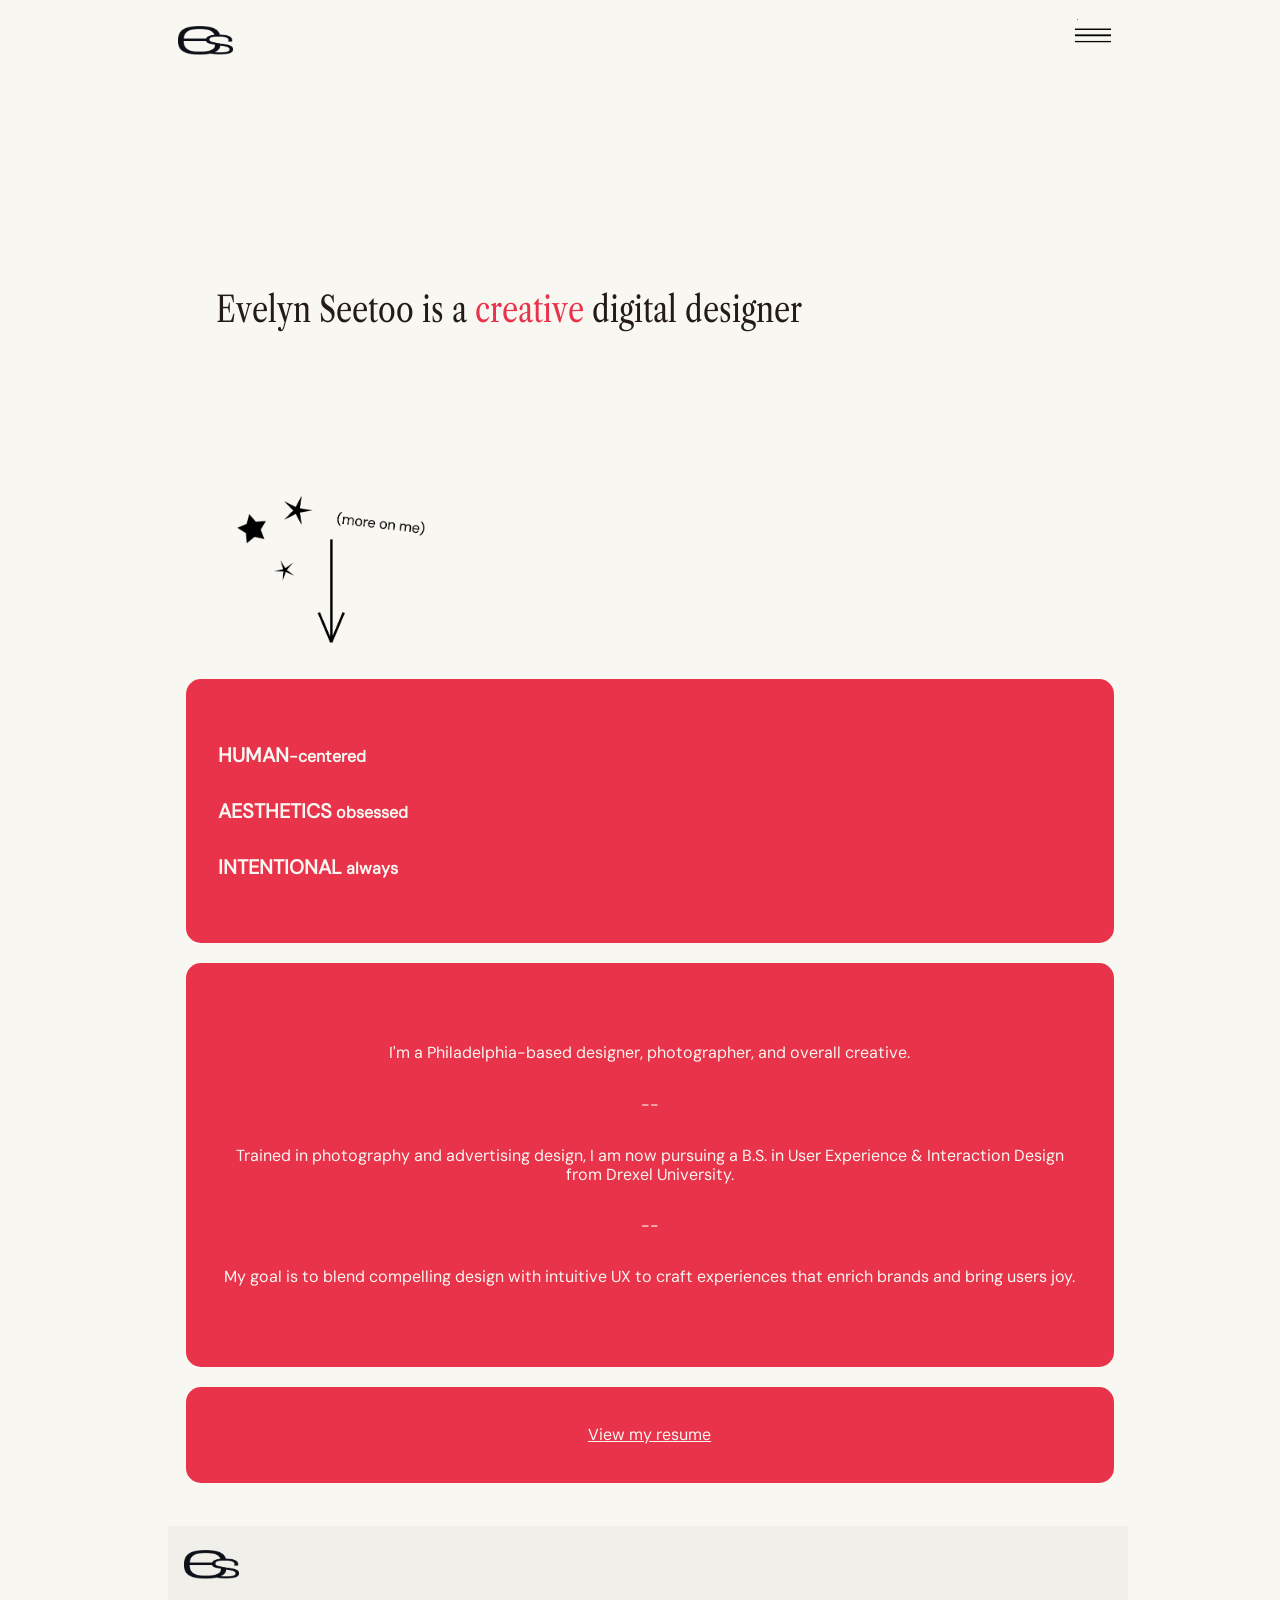
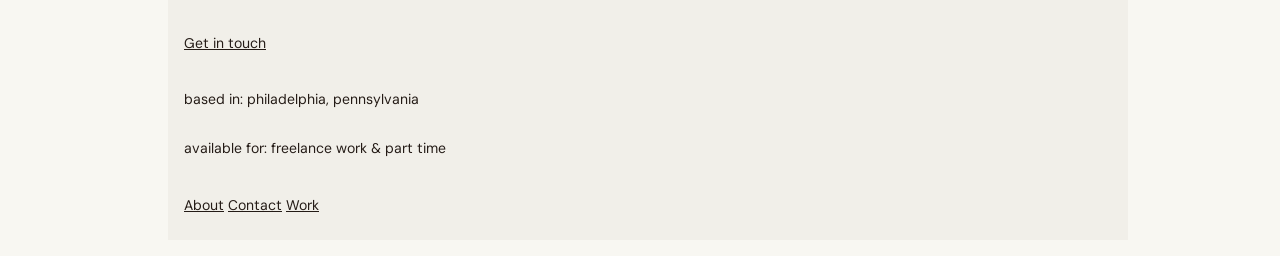
<file: index.html>
<!DOCTYPE html>
<html lang="en">
<head>
    <meta charset="UTF-8">
    <meta name="viewport" content="width=device-width, initial-scale=1.0">
    <title>Evelyn Seetoo</title>
    <link rel="stylesheet" href="styles.css">
</head>
<body>
    <header>
        <div id="logo">
            <a href="index.html">
                <img src="media/logo/ES_LOGO.png" alt="lowercase letters e and s" width="55" height="45">
            </a>
        </div>

        <div class="menu">
            <div class="menu-controls">
                <input type="checkbox" id="menu-state" class="visually-hidden"/>

                <label for="menu-state" class="menu-toggle">
                    <span class="visually-hidden"></span>
                    <span class="icon icon-open" aria-hidden="true">
                        <img src="media/GD/menu-icon-burger.png" width="40" height="48" alt="" />
                    </span>
                    <span class="icon icon-close" aria-hidden="true">
                        <img src="media/GD/menu-icon-x.png" width="48" height="48" alt="" />
                    </span>
                </label>
            </div>
        </div>

        <nav id="nav">
            <ul>
                <li><a href="about.html">About</a></li>
                <li><a href="work.html">Work</a></li>
            </ul>
        </nav>
    </header>
    <main>
        <div id = "intro">
            <h1 id="ES">Evelyn Seetoo is a <span id="creative">creative</span> digital designer</h1>
        </div>

        <div id = "arrow">
            <img src = "media/misc/more_arrow.png" alt = "downward arrow and text that reads more on me" width = "230" height = "150">
        </div>

        <div id = "more_on_me1">
            <p class ="about_adj"> <span class = "about_emphasis">HUMAN</span>-centered<p>
            <p class ="about_adj"> <span class = "about_emphasis">AESTHETICS</span> obsessed</p>
            <p class ="about_adj"> <span class = "about_emphasis">INTENTIONAL</span> always</p>
        </div>
        
        <div id = "more_on_me2">
            <div id = "more_text">
            <p>I'm a Philadelphia-based designer, photographer, and overall creative.</p>
            <p> -- </p>
            <p>Trained in photography and advertising design, I am now pursuing a B.S. in User Experience & Interaction Design from Drexel University.</p>
            <p> -- </p>
            <p>My goal is to blend compelling design with intuitive UX to craft experiences that enrich brands and bring users joy.</p>
            </div>
        </div>

        <div class = "red-box-link">
            <a id="resume-link" href="https://drive.google.com/file/d/1tbAzvRfdr1KROonHQZoAgHc42u5cNq7V/view?usp=sharing" target="_blank" rel="noopener noreferrer">View my resume</a>
        </div>
    </main> 
    <footer>
        <div>
            <a href="index.html">
                <img src = "media/logo/ES_LOGO.png" alt = "lowercase letters e and s" width = "55" height = "45">
                </a>
          <!-- Prompt answered by Google AI Overview: "html add email link"-->
        <p><a href="mailto:evieseetoo@gmail.com" target="_blank" rel="noopener noreferrer">Get in touch</a>
        <p>based in: philadelphia, pennsylvania</p>
        <p>available for: freelance work & part time</p>
        <a href="about.html">About</a>
        <a href="contact.html">Contact</a>
        <a href="work.html">Work</a>
        </div> 
    </footer>   
</body>
</html>
</file>
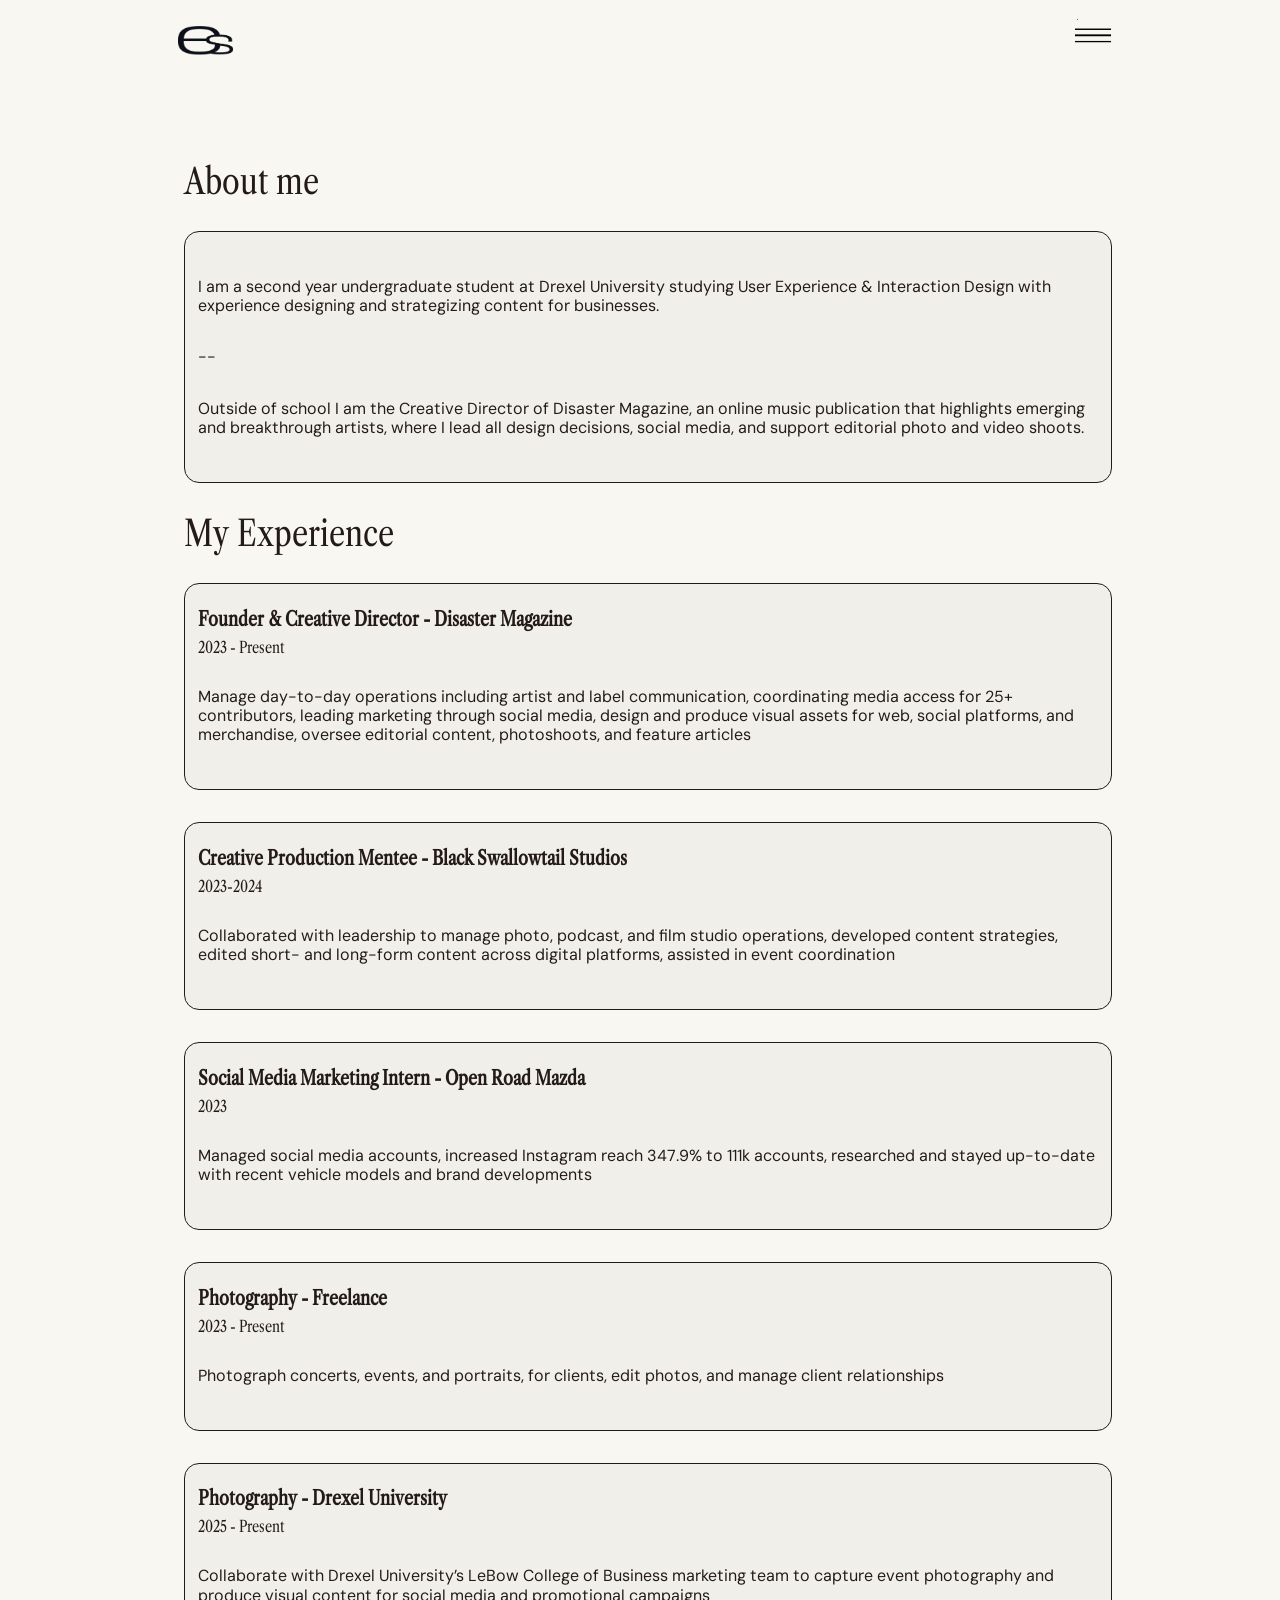
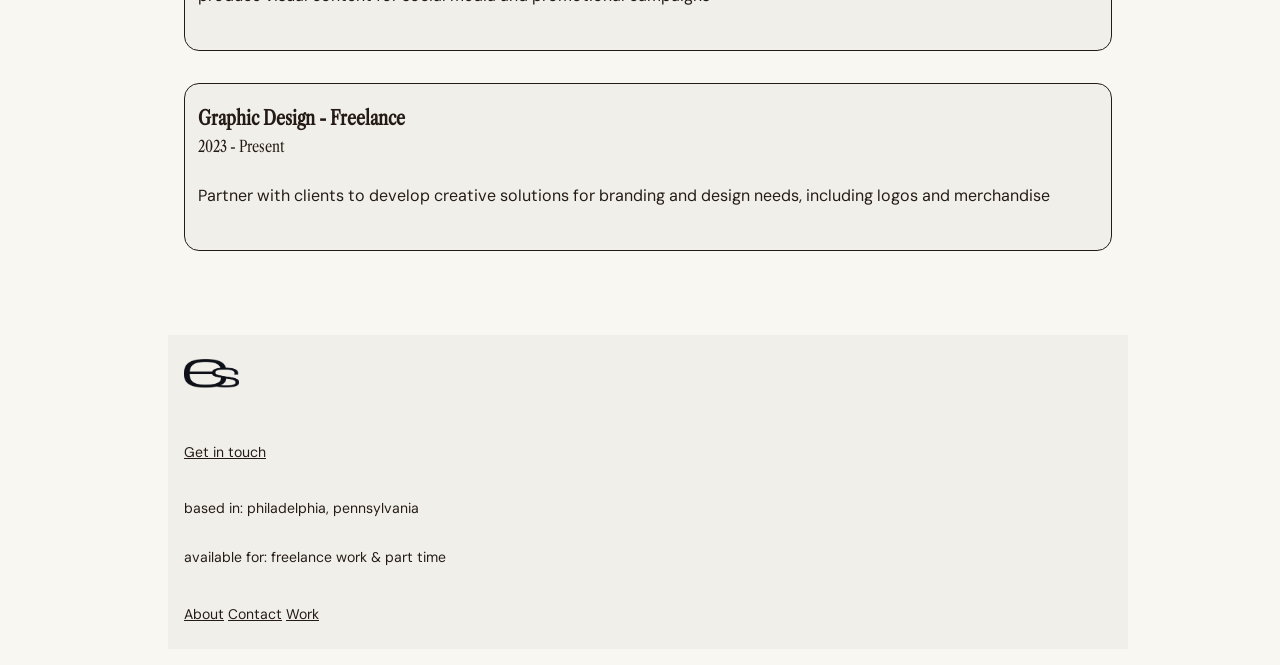
<file: about.html>
<!DOCTYPE html>
<html lang="en">
<head>
    <meta charset="UTF-8">
    <meta name="viewport" content="width=device-width, initial-scale=1.0">
    <title>Evelyn Seetoo - About</title>
    <link rel="stylesheet" href="styles.css">
</head>
<body>
    <header>
        <div id="logo">
            <a href="index.html">
                <img src="media/logo/ES_LOGO.png" alt="lowercase letters e and s" width="55" height="45">
            </a>
        </div>

        <div class="menu">
            <div class="menu-controls">
                <input type="checkbox" id="menu-state" class="visually-hidden"/>

                <label for="menu-state" class="menu-toggle">
                    <span class="visually-hidden"></span>
                    <span class="icon icon-open" aria-hidden="true">
                        <img src="media/GD/menu-icon-burger.png" width="40" height="48" alt="" />
                    </span>
                    <span class="icon icon-close" aria-hidden="true">
                        <img src="media/GD/menu-icon-x.png" width="48" height="48" alt="" />
                    </span>
                </label>
            </div>
        </div>

        <nav id="nav">
            <ul>
                <li><a href="about.html">About</a></li>
                <li><a href="work.html">Work</a></li>
            </ul>
        </nav>
    </header>
    <main id = "about">
        <div id = "about-me">  
            <h1>About me</h1>
            <div class = "experience_description" >
                <p>I am a second year undergraduate student at Drexel University studying User Experience & Interaction Design with experience designing and strategizing content for businesses. </p>
                <p>--</p>
                <p>Outside of school I am the Creative Director of Disaster Magazine, an online music publication that highlights emerging and breakthrough artists, where I lead all design decisions, social media, and support editorial photo and video shoots. </p>
            </div>
        </div>
        
        <div id = "experience">
            <h1>My Experience</h1>
            <div class = "experience_description" >
                <h3>Founder & Creative Director - Disaster Magazine</h3>
                <h4>2023 - Present</h4>
                    <p>Manage day-to-day operations including artist and label communication, coordinating media access for 25+ contributors, leading marketing through social media, design and produce visual assets for web, social platforms, and merchandise, oversee editorial content, photoshoots, and feature articles</p>
            </div>
            <div class = "experience_description" >
                <h3>Creative Production Mentee - Black Swallowtail Studios</h3>
                <h4>2023-2024</h4>
                    <p>Collaborated with leadership to manage photo, podcast, and film studio operations, developed content strategies, edited short- and long-form content across digital platforms, assisted in event coordination</p>
            </div>
            <div class = "experience_description" >
                <h3>Social Media Marketing Intern - Open Road Mazda</h3>
                <h4>2023</h4>
                    <p>Managed social media accounts, increased Instagram reach 347.9% to 111k accounts, researched and stayed up-to-date with recent vehicle models and brand developments </p>
            </div>
            <div class = "experience_description" >
                <h3>Photography - Freelance </h3>
                <h4>2023 - Present</h4>
                    <p>Photograph concerts, events, and portraits, for clients, edit photos, and manage client relationships</p>
            </div>
            <div class = "experience_description" >
                <h3>Photography - Drexel University</h3>
                <h4>2025 - Present</h4>
                    <p>Collaborate with Drexel University’s LeBow College of Business marketing team to capture event photography and produce visual content for social media and promotional campaigns</p>
            </div>
            <div class = "experience_description" >
                <h3>Graphic Design - Freelance</h3>
                <h4>2023 - Present</h4>
                    <p>Partner with clients to develop creative solutions for branding and design needs, including logos and merchandise</p>
            </div>
        </div>
    </main> 
     <footer>
        <div>
            <a href="index.html">
                <img src = "media/logo/ES_LOGO.png" alt = "lowercase letters e and s" width = "55" height = "45">
                </a>
          <!-- Prompt answered by Google AI Overview: "html add email link"-->
        <p><a href="mailto:evieseetoo@gmail.com" target="_blank" rel="noopener noreferrer">Get in touch</a>
        <p>based in: philadelphia, pennsylvania</p>
        <p>available for: freelance work & part time</p>
        <a href="about.html">About</a>
        <a href="contact.html">Contact</a>
        <a href="work.html">Work</a>
        </div> 
    </footer>     
</body>
</html>
</file>
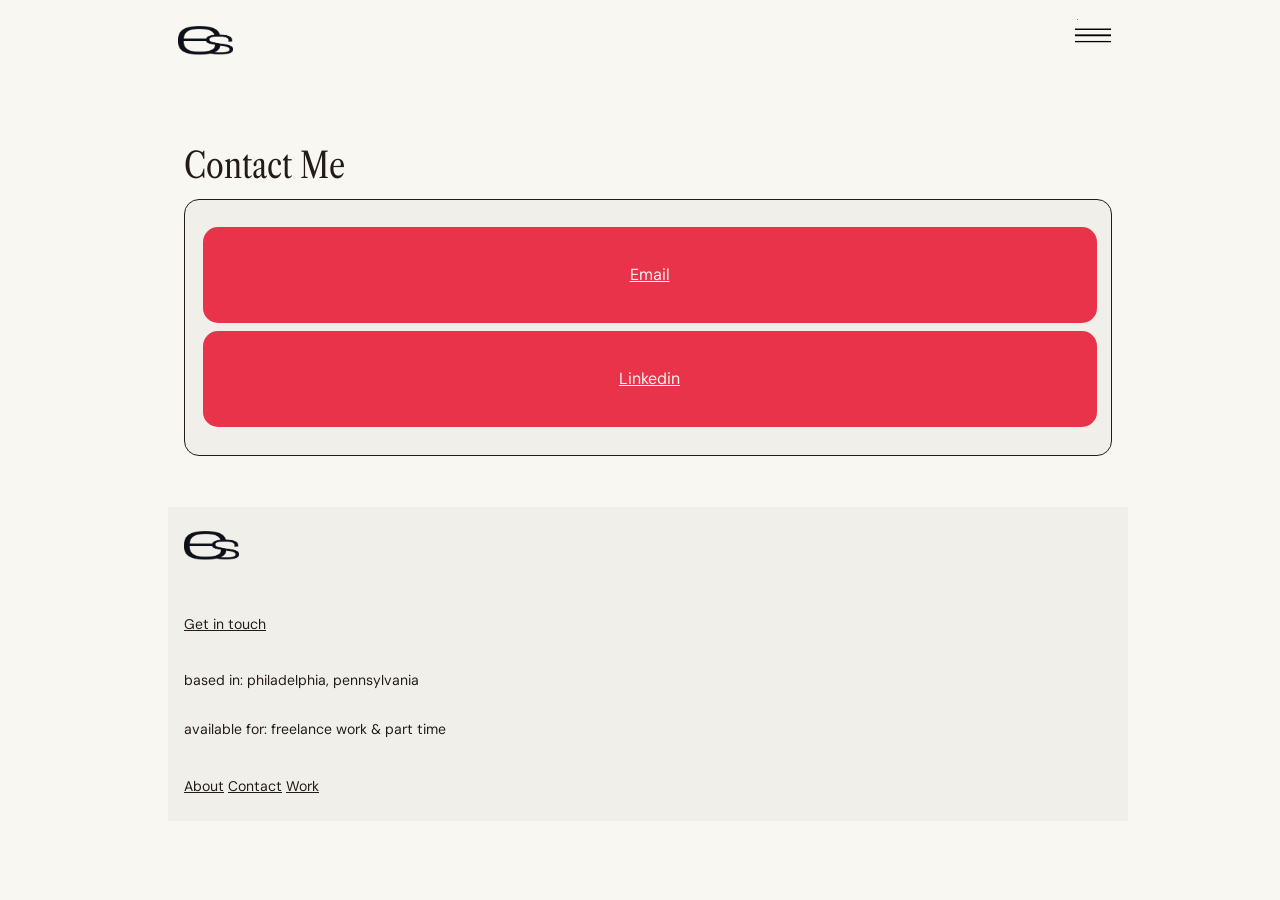
<file: contact.html>
<!DOCTYPE html>
<html lang="en">
<head>
    <meta charset="UTF-8">
    <meta name="viewport" content="width=device-width, initial-scale=1.0">
    <title>Evelyn Seetoo - Contact</title>
    <link rel="stylesheet" href="styles.css">
</head>
<body id="contact">
    <header>
        <div id="logo">
            <a href="index.html">
                <img src="media/logo/ES_LOGO.png" alt="lowercase letters e and s" width="55" height="45">
            </a>
        </div>

        <div class="menu">
            <div class="menu-controls">
                <input type="checkbox" id="menu-state" class="visually-hidden"/>

                <label for="menu-state" class="menu-toggle">
                    <span class="visually-hidden"></span>
                    <span class="icon icon-open" aria-hidden="true">
                        <img src="media/GD/menu-icon-burger.png" width="40" height="48" alt="" />
                    </span>
                    <span class="icon icon-close" aria-hidden="true">
                        <img src="media/GD/menu-icon-x.png" width="48" height="48" alt="" />
                    </span>
                </label>
            </div>
        </div>

        <nav id="nav">
            <ul>
                <li><a href="about.html">About</a></li>
                <li><a href="work.html">Work</a></li>
            </ul>
        </nav>
    </header>
    <main> 
        <h1>Contact Me</h1>
        <div id = "contact-me"> 
        <div class = "red-box-link">
            <a href="mailto:evieseetoo@gmail.com" target="_blank" rel="noopener noreferrer">Email</a></div>
        <div class = "red-box-link">
            <a href="https://www.linkedin.com/in/evelyn-seetoo?utm_source=share_via&utm_content=profile&utm_medium=member_ios" target="_blank" rel="noopener noreferrer">Linkedin</a></div>
        </div>
    </main> 
   <footer>
        <div>
            <a href="index.html">
                <img src = "media/logo/ES_LOGO.png" alt = "lowercase letters e and s" width = "55" height = "45">
                </a>
          <!-- Prompt answered by Google AI Overview: "html add email link"-->
        <p><a href="mailto:evieseetoo@gmail.com" target="_blank" rel="noopener noreferrer">Get in touch</a>
        <p>based in: philadelphia, pennsylvania</p>
        <p>available for: freelance work & part time</p>
        <a href="about.html">About</a>
        <a href="contact.html">Contact</a>
        <a href="work.html">Work</a>
        </div> 
    </footer>     
</body>
</html>
</file>
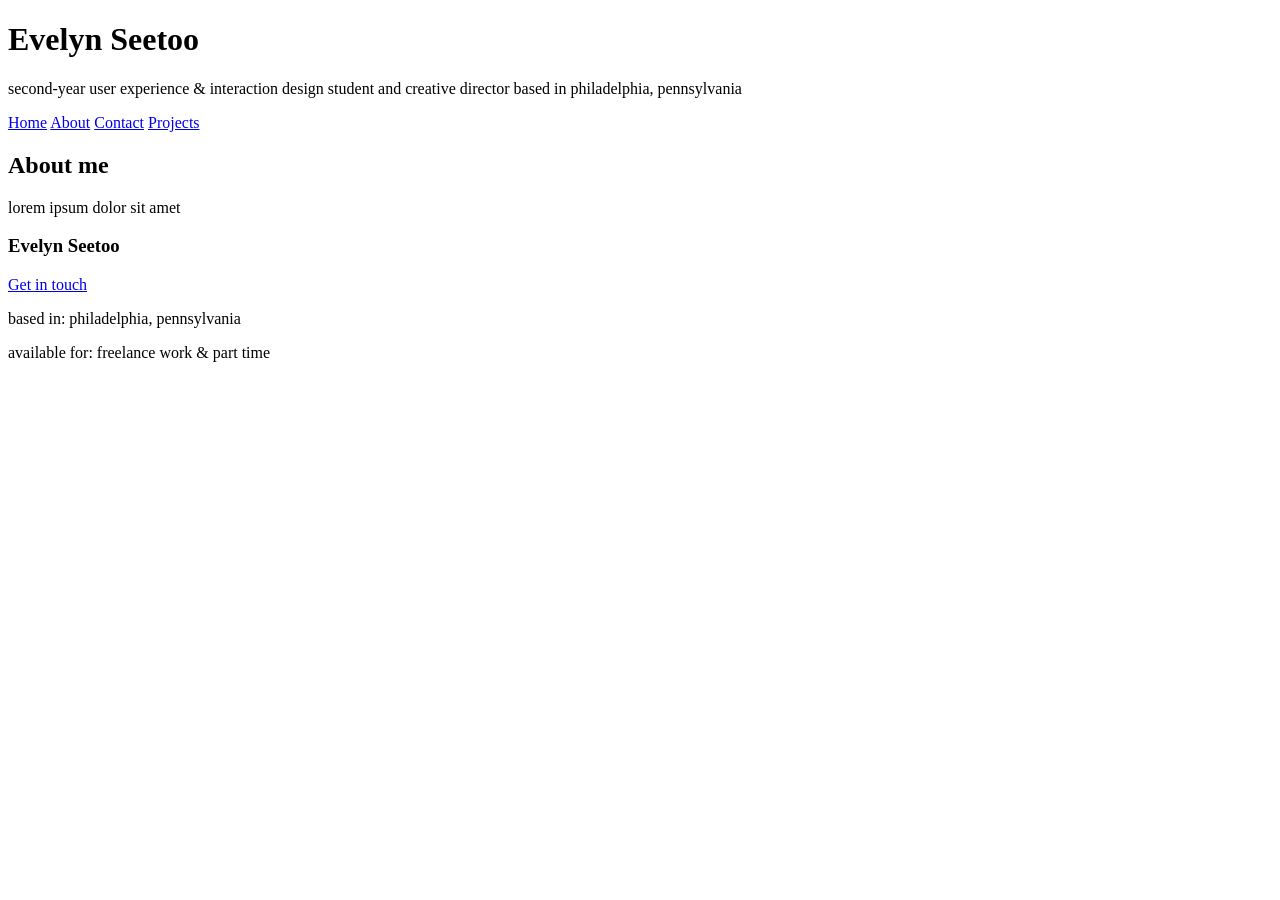
<file: PortfolioHomeindex.html>
<!DOCTYPE html>
<html lang="en">
<head>
    <meta charset="UTF-8">
    <meta name="viewport" content="width=device-width, initial-scale=1.0">
    <title>Evelyn Seetoo</title>
</head>
<body>
    <header>
        <h1>Evelyn Seetoo</h1>
        <p>second-year user experience & interaction design student and creative director based in philadelphia, pennsylvania</p>
    </header>
    <nav>
        <a href="index.html">Home</a>
        <a href="about.html">About</a>
        <a href="contact.html">Contact</a>
        <a href="projects.html">Projects</a>
    </nav>
    <main>
        <h2>About me</h2>
        <p>lorem ipsum dolor sit amet</p>
    </main> 
    <footer>
        <div>
        <h3>Evelyn Seetoo</h3>
          <!-- Prompt answered by Google AI Overview: "html add email link"-->
        <p><a href="mailto:evieseetoo@gmail.com">Get in touch</a>
        <p>based in: philadelphia, pennsylvania</p>
        <p>available for: freelance work & part time</p>
        </div> 
    </footer>   
</body>
</html>
</file>
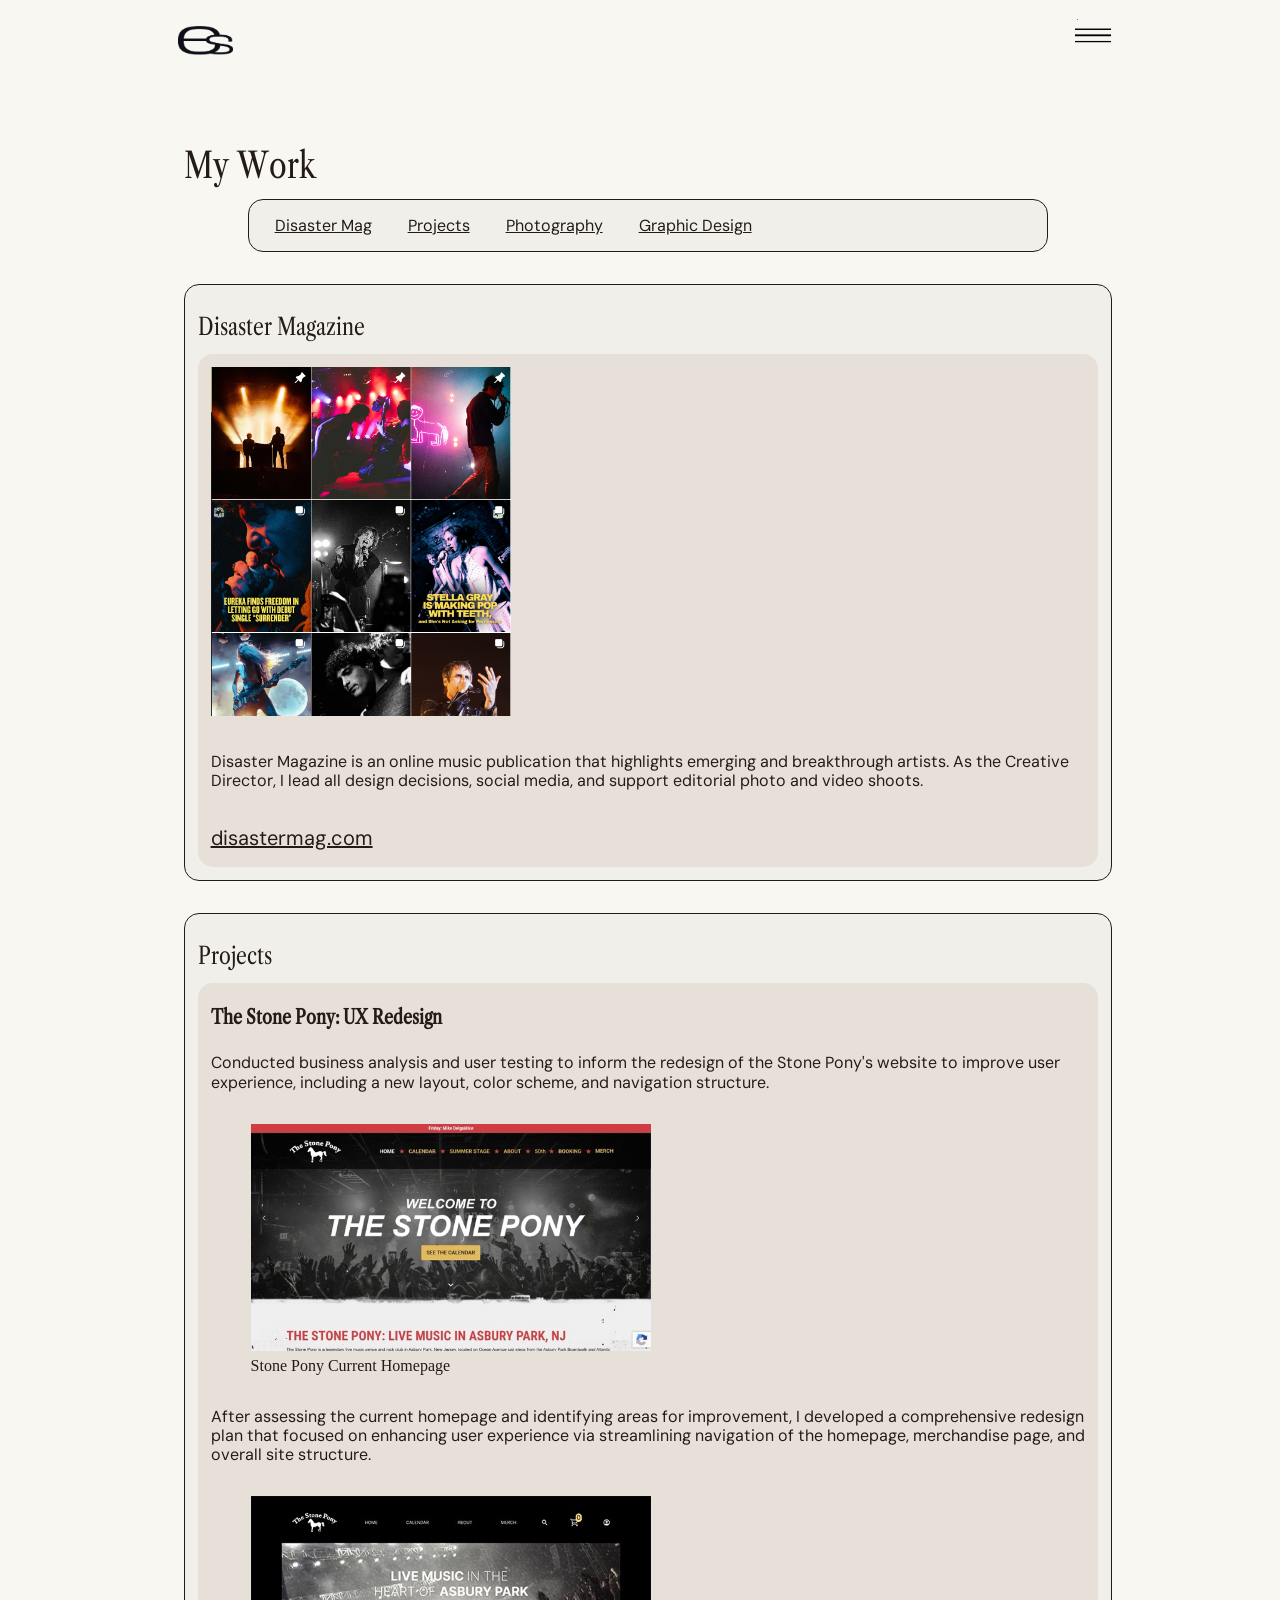
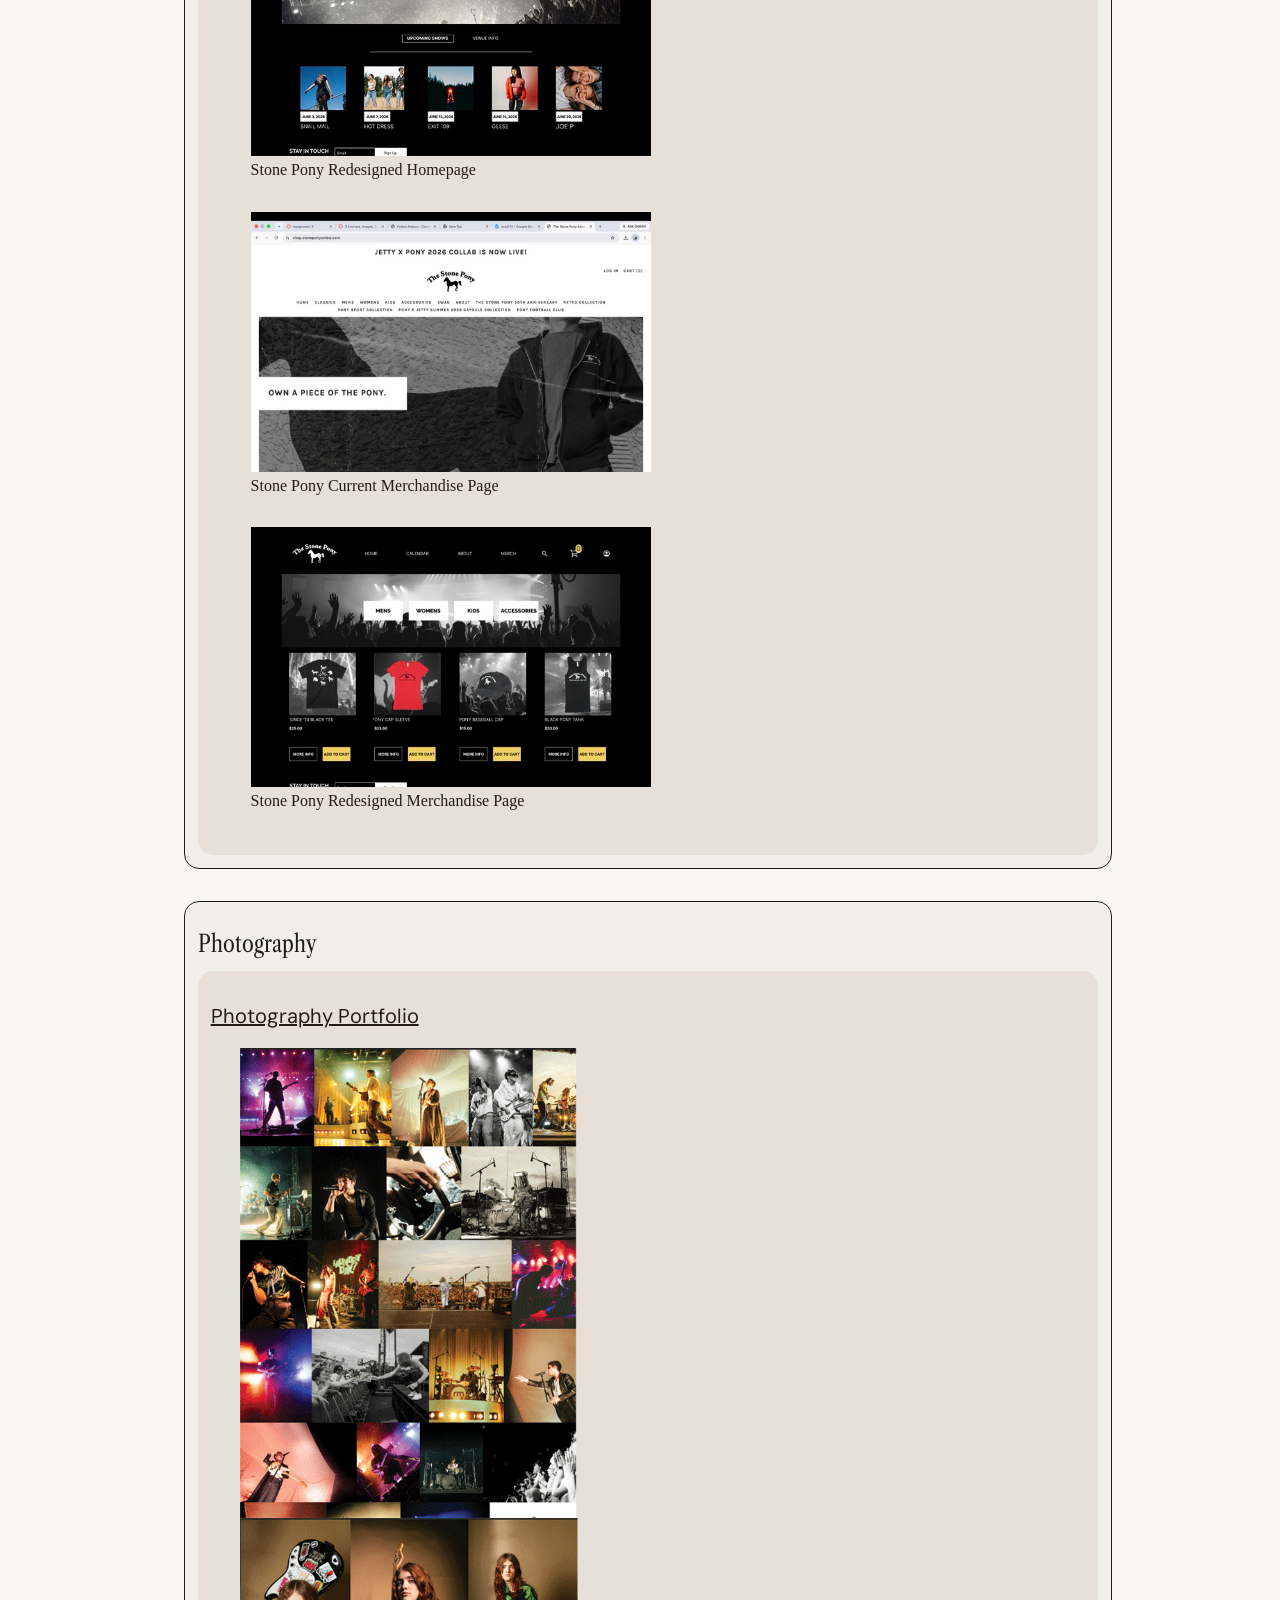
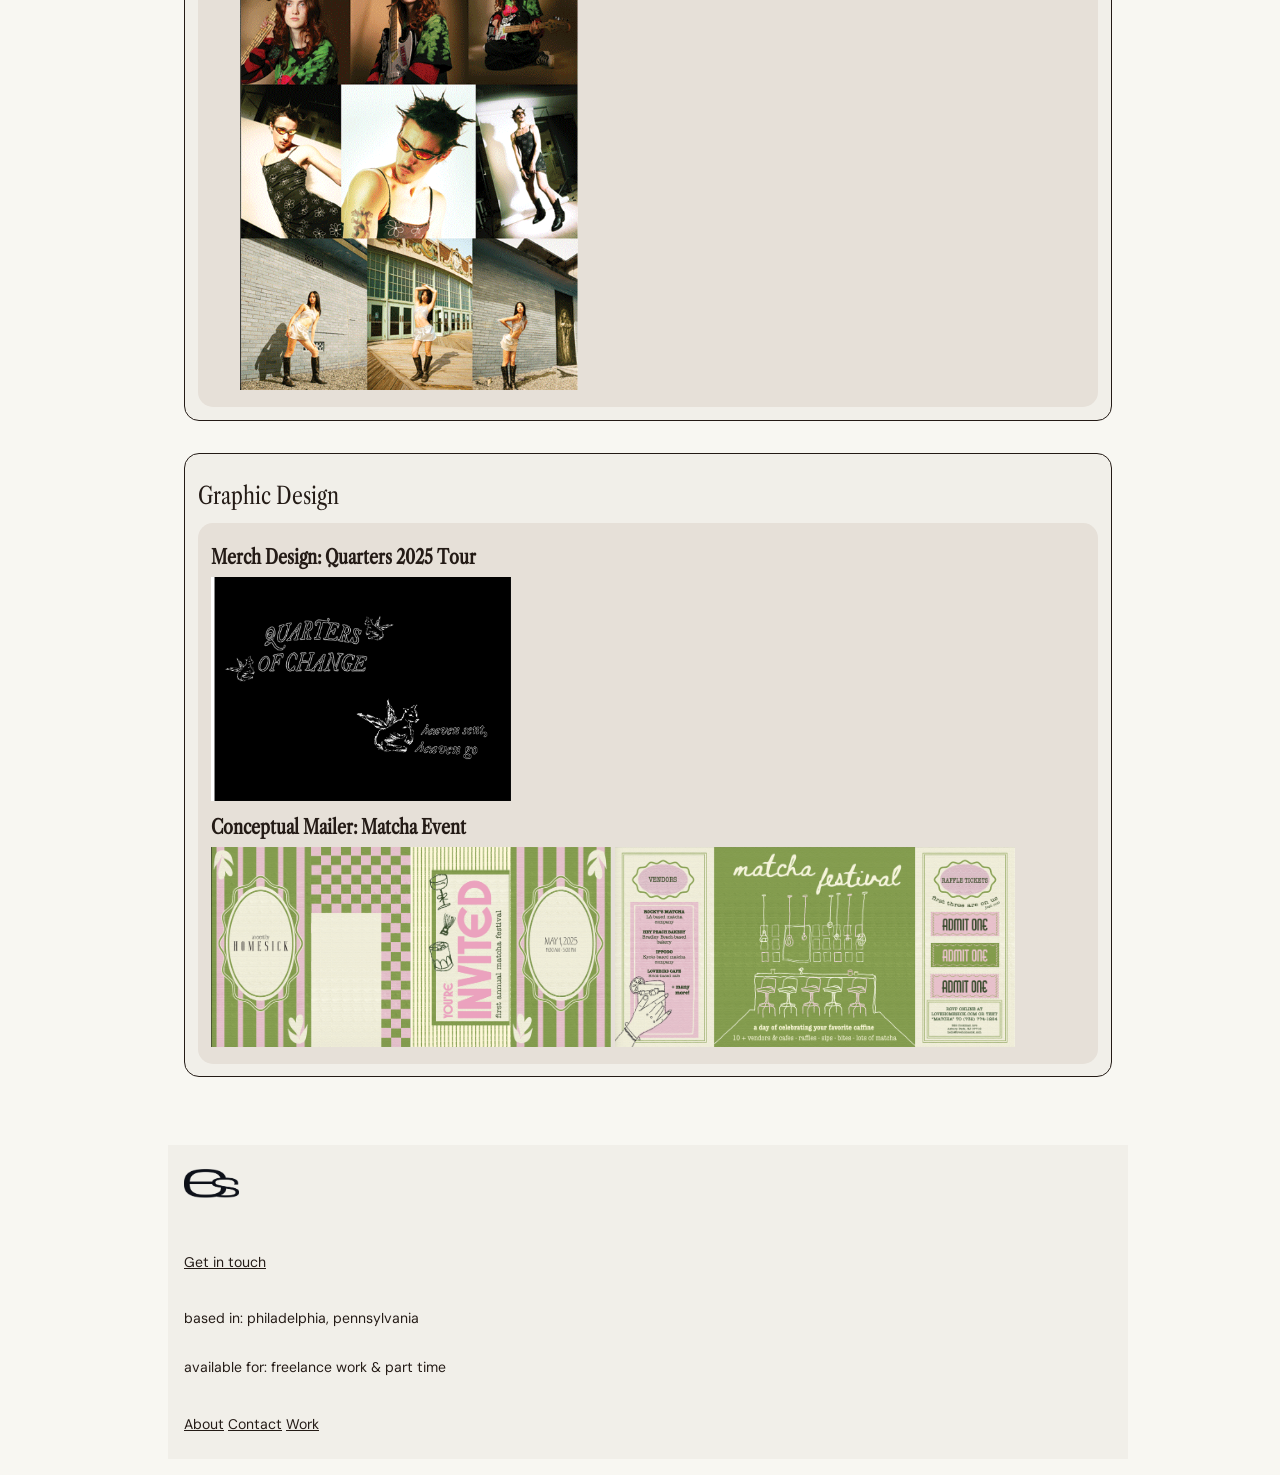
<file: work.html>
<!DOCTYPE html>
<html lang="en">
<head>
    <meta charset="UTF-8">
    <meta name="viewport" content="width=device-width, initial-scale=1.0">
    <title>Evelyn Seetoo - Contact</title>
    <link rel="stylesheet" href="styles.css">
</head>
<body>
    <header>
        <div id="logo">
            <a href="index.html">
                <img src="media/logo/ES_LOGO.png" alt="lowercase letters e and s" width="55" height="45">
            </a>
        </div>

        <div class="menu">
            <div class="menu-controls">
                <input type="checkbox" id="menu-state" class="visually-hidden"/>

                <label for="menu-state" class="menu-toggle">
                    <span class="visually-hidden"></span>
                    <span class="icon icon-open" aria-hidden="true">
                        <img src="media/GD/menu-icon-burger.png" width="40" height="48" alt="" />
                    </span>
                    <span class="icon icon-close" aria-hidden="true">
                        <img src="media/GD/menu-icon-x.png" width="48" height="48" alt="" />
                    </span>
                </label>
            </div>
        </div>

        <nav id="nav">
            <ul>
                <li><a href="about.html">About</a></li>
                <li><a href="work.html">Work</a></li>
            </ul>
        </nav>
    </header>
    <main>  
            <h1>My Work</h1>
            <div id="about-sections"> 
            <a href="#magazine">Disaster Mag</a>
            <a href="#projects">Projects</a>
            <a href="#photography">Photography</a>
            <a href="#graphic-design">Graphic Design</a>
        </div>
        
        <div class = "experience_description" >
        <h2>Disaster Magazine</h2>
        <div class = "exp-shadow">
            <img src = "media/misc/disaster_ig.png" alt = "concert photos and artist feature article thumbnails" width = "300" height = "300">
            <p >Disaster Magazine is an online music publication that highlights emerging and breakthrough artists. As the Creative Director, I lead all design decisions, social media, and support editorial photo and video shoots.</p>
            <a id="magazine-description" href="https://disastermag.com/" target="_blank" rel="noopener noreferrer">disastermag.com</a>
            </div>
            </div>
        </div>
        
        <div id = "projects">
        <div class = "experience_description" >
        <h2>Projects</h2>
        <div class = "exp-shadow">
        <h3>The Stone Pony: UX Redesign</h3>
        <p>Conducted business analysis and user testing to inform the redesign of the Stone Pony's website to improve user experience, including a new layout, color scheme, and navigation structure.</p>
        <figure>
             <img src = "media/sponyProj/SponyHome.jpeg" 
            alt = "Stone Pony Homepage" 
            width = "400" height = "300">
            <figcaption class="project-caption">Stone Pony Current Homepage</figcaption>
        </figure>
        <p> After assessing the current homepage and identifying areas for improvement, I developed a comprehensive redesign plan that focused on enhancing user experience via streamlining navigation of the homepage, merchandise page, and overall site structure.</p>
        <figure>
             <img src = "media/sponyProj/SponyHomeNew.jpeg" 
            alt = "Stone Pony Homepage Redesign" 
            width = "400" height = "300">
            <figcaption class="project-caption">Stone Pony Redesigned Homepage</figcaption>
        </figure>
        <figure>
             <img src = "media/sponyProj/SponyMerch.jpeg" 
            alt = "Stone Pony Merchandise" 
            width = "400" height = "300">
            <figcaption class="project-caption">Stone Pony Current Merchandise Page</figcaption>
        </figure>
        <figure>
             <img src = "media/sponyProj/SponyMerchNew.jpeg" 
            alt = "Stone Pony Merchandise Redesign" 
            width = "400" height = "300">
            <figcaption class="project-caption">Stone Pony Redesigned Merchandise Page</figcaption>
        </figure>
        </div>
       </div>
        </div>
        
        <div id = "photography">
        <div class = "experience_description" >
            <h2>Photography</h2>
            <div class = "exp-shadow">
            <h3><a href="https://evelynseetoo.myportfolio.com/" target="_blank" rel="noopener noreferrer">Photography Portfolio</a></h3>
            <img src = "media/photog/photo-portfolio.png" alt = "grid of concert and portrait photography" width = "400" height = "1000">
        </div>
        </div>
        </div>
        
        <div id = "graphic-design">
        <div class = "experience_description" >
            <h2>Graphic Design</h2>
            <div class = "exp-shadow">
            <h3>Merch Design: Quarters 2025 Tour</h3>
            <img src = "media/GD/QOC_merch.jpg" alt = "flying lambs with band name and lyric" width = "300" height = "280">
            <h3>Conceptual Mailer: Matcha Event</h3>
            <img src = "media/GD/homesickFrnt.png" alt = "front of matcha event mailer with green, pink, and white design" width = "400" height = "230">
            <img src = "media/GD/homesickBack.png" alt = "back of matcha event mailer with green, pink, and white design" width = "400" height = "230">
        </div>
        </div>
        </div>
    </main> 
     <footer>
        <div>
            <a href="index.html">
                <img src = "media/logo/ES_LOGO.png" alt = "lowercase letters e and s" width = "55" height = "45">
                </a>
          <!-- Prompt answered by Google AI Overview: "html add email link"-->
        <p><a href="mailto:evieseetoo@gmail.com" target="_blank" rel="noopener noreferrer">Get in touch</a>
        <p>based in: philadelphia, pennsylvania</p>
        <p>available for: freelance work & part time</p>
        <a href="about.html">About</a>
        <a href="contact.html">Contact</a>
        <a href="work.html">Work</a>
        </div> 
    </footer>    
</body>
</html>
</file>
<file: styles.css>
:root{
    --background-beige: #F8F7F2;
    --footer-beige: #F1EFE9;
    --beige3: #E6E0D8;
    --dark-text: #241B16;
    --light-text: #ccc;
    --accent-red: #E8334A;
    --accent-blue: #0057E1;

    --font-size-small: 0.875rem; 
    --font-size-base: 1rem;
    --font-size-large: 1.25rem; 
    --font-size-h2: 1.5rem; 
    --font-size-heading: 2.25rem; 

    --space-base: 1rem;
}

* {
    box-sizing: border-box;
}




@font-face {
    font-family: 'Xmind-Italic';
    src: url('fonts/Xmind-Italic.woff2') format('woff2');
    font-weight: normal;
    font-style: italic;
    font-display: swap;
}

@font-face {
    font-family: 'Xmind';
    src: url('fonts/Xmind-Regular.woff2') format('woff2');
    font-weight: normal;
    font-style: normal;
    font-display: swap;
}

@font-face {
    font-family: 'Belgrano';
    src: url('fonts/Belgrano-Regular.woff2') format('woff2');
    font-weight: normal;
    font-style: normal;
    font-display: swap;
}

@font-face {
    font-family: 'DM Sans Italic';
    src: url('fonts/DMSans-9ptItalic.woff2') format('woff2');
    font-weight: normal;
    font-style: italic;
    font-display: swap;

}   @font-face {
    font-family: 'DM Sans';
    src: url('fonts/DMSans-9ptRegular.woff2') format('woff2');
    font-weight: normal;
    font-style: normal;
    font-display: swap;
}

@font-face {
    font-family: 'Libre Italic';
    src: url('fonts/LibreCaslonCondensed-Italic.woff2') format('woff2');
    font-weight: normal;
    font-style: italic;
    font-display: swap;
}

@font-face {
    font-family: 'Libre';
    src: url('fonts/LibreCaslonCondensed-Regular.woff2') format('woff2');
    font-weight: normal;
    font-style: normal;
    font-display: swap;
}




body {
    background: var(--background-beige);
    color: var(--dark-text);
    width: 100%;
}   

body a {
    color: var(--dark-text);
}

body a:hover {
    color: var(--accent-blue);
}

#contact-me {
    margin-block: var(--space-base);
    margin-inline: auto;
    padding: 1.2rem 1rem;
    line-height: 1.3;
    background: var(--footer-beige);
    border: var(--dark-text) 1px solid;
    border-radius: 15px;
}

#contact-me a{
    font-size: var(--font-size-base);
}

header {
    background: var(--background-beige);
    color: var(--dark-text);
    
    padding: 1rem 1rem;
    margin-block: var(--space-base);
    margin-inline: auto;
    padding: 2.5rem 0rem;
    width: 100%;
    max-width: 60rem;

    position: sticky;
    top: 0;
    z-index: 100;
}
    
#logo{
    position: absolute;
    top: 0rem;
    margin-left: 10px;
    margin-top: 5px;

}
.menu {
    margin-left:auto;
    
    position: absolute;
    top: 0rem;
    right: 15px;
}
    .menu-toggle {
        font-size: 1.75rem;
        line-height: 1;

        width: 100%;
        max-width: 60rem;

       

        &:hover {
            background-color: var(--footer-beige);
        }
    }

    .menu-toggle img {
        margin:0;
    }

    .icon {
        text-align: center;
        height: 100%;
        display: block;

        position: relative;
        
    }

    .icon-close {
        display:none;
    }

    #menu-state:checked ~ .menu-toggle {
        .icon-open {
            display: none;
        }

        .icon-close {
            display: block;
        }
    }



 #nav {
    background-color: var(--background-beige);
    width: 100%;
    margin-block-start: 0.75rem;
    display:none;
    text-align: left;
    margin-top: 1rem;
 }

#nav li {
    display: block;
    padding: .5rem 0rem;
    margin-top: 1rem;
    margin-bottom: 0rem;
    border-bottom: 1px solid var(--dark-text);
    text-align: left;
}

#nav a {
    display: block;
    text-align: left;
    text-decoration: none;
}

.header-controls:has(#menu-state:checked) ~ #nav {
    display:block;
}

header:has(#menu-state:checked) #nav {
    display: block;
}

#nav ul {
    display: block;
    padding: 0;
    margin: 0;
    list-style: none;
    text-align: left;
}
    



 .visually-hidden {
    position: absolute;
    width: 1px;
    height: 1px;
}

nav {
    background: var(--background-beige);
    color: var(--dark-text);
     font-family: 
       'DM Sans',
        system-ui,
		-apple-system,
		BlinkMacSystemFont,
		'Segoe UI',
		Roboto,
		sans-serif;
    font-weight: 400;
    font-size: var(--font-size-base);
    margin-block: var(--space-base);
    margin-inline: auto;
    padding: 1rem 1rem;
    width: 100%;
    max-width: 60rem;
}


a {
    line-height: 2rem;
}

nav a {
    color: var(--dark-text);
}

nav a:hover {
    color: var(--accent-blue);
}  




main {
    background: var(--background-beige);
    color: var(--dark-text);
    margin-block: var(--space-base);
    margin-inline: auto;
    padding: 1.2rem 1rem;
    line-height: 1.3;
    width: 100%;
    max-width: 60rem;
    
}

#creative {
    color: var(--accent-red);
}


main a {
    color: var(--dark-text);
    font-family: 
       'DM Sans',
        system-ui,
		-apple-system,
		BlinkMacSystemFont,
		'Segoe UI',
		Roboto,
		sans-serif;
    font-weight: 550;
    font-size: var(--font-size-large);
}

main a:hover {
    color: var(--accent-blue);
}

footer {
    background: var(--footer-beige);
    color: var(--dark-text);
    line-height: 1.3;
    margin-block: var(--space-base);
    margin-inline: auto;
    padding: 1.2rem 1rem;
    width: 100%;
    max-width: 60rem;
}

footer p {
    font-family: 
       'DM Sans',
        system-ui,
        -apple-system,
        BlinkMacSystemFont,
        'Segoe UI',
        Roboto,
        sans-serif;
    font-weight: 400;
    font-size: var(--font-size-small);
}

footer a {
    color: var(--dark-text);
    font-family: 
       'DM Sans',
        system-ui,
		-apple-system,
		BlinkMacSystemFont,
		'Segoe UI',
		Roboto,
		sans-serif;
    font-weight: 550;
    font-size: var(--font-size-small);
}

footer a:hover {
    color: var(--accent-blue);
}


.button {
    background: var(--footer-beige);
    color: var(--dark-text);
}

button a:hover {
    background: var(--accent-blue);
    color: #fff;
}

button:focus-visible {
    outline: 2px solid var(--accent-blue);
    outline-offset: 2px;
}

img {
    
    max-width: 100%;
    height: auto;
}

h1 {
    font-size: var(--font-size-heading);
    font-family: 
       'Libre',
        system-ui,
		-apple-system,
		BlinkMacSystemFont,
		'Segoe UI',
		Roboto,
		sans-serif;
        font-weight: 450;
    line-height: 1;
    margin-block: var(--space-base);
    width: 100%;
    max-width: 60rem;
    
}

h2 {
    font-size: var(--font-size-h2);
    font-family: 
       'Libre',
        system-ui,
		-apple-system,
		BlinkMacSystemFont,
		'Segoe UI',
		Roboto,
		sans-serif;
    font-weight: 400;
    line-height: 1;
    margin-block: var(--space-base);
    width: 100%;
    max-width: 60rem;
}

h3 {
    font-size: var(--font-size-large);
    font-family: 
       'Libre',
        system-ui,
		-apple-system,
		BlinkMacSystemFont,
		'Segoe UI',
		Roboto,
		sans-serif;
    font-weight: 1000;
    line-height: .5;
    margin-block: var(--space-base);
    width: 100%;
    max-width: 60rem;
}

h4 {
    font-size: var(--font-size-base);
    font-family: 
       'Libre',
        system-ui,
        -apple-system,
        BlinkMacSystemFont,
        'Segoe UI',
        Roboto,
        sans-serif;
    font-weight: 400;
    line-height: 1;
    margin-block: var(--space-base);
    width: 100%;
    max-width: 60rem;
}

p {
    font-size: var(--font-size-base);
    font-family: 
       'DM Sans',
        system-ui,
		-apple-system,
		BlinkMacSystemFont,
		'Segoe UI',
		Roboto,
		sans-serif;
    font-weight: 400;
    max-width: 45ch;
    text-wrap: pretty;
    line-height: 1.2;
    width: 100%;
    max-width: 60rem;
    margin: 2rem 0rem;
    margin-inline: auto;
}
#disaster-description {
    font-size: var(--font-size-small);
    font-family: 
       'DM Sans',
        system-ui,
		-apple-system,
		BlinkMacSystemFont,
		'Segoe UI',
		Roboto,
		sans-serif;
    font-weight: 400;
    max-width: 35ch;
    text-wrap: balance;
    text-decoration: underline;
    width: 100%;
    max-width: 60rem;
}

#more_on_me1 {
    background: var(--accent-red);
    line-height: 1.5;
    padding: 2rem;
    color: var(--background-beige);
    font-weight: 300;
    text-wrap: balance;
    border-radius: 15px;
    width: 100%;
    max-width: 60rem;
    margin: 1.25rem .1rem;
}



#more_on_me2 {
    background: var(--accent-red);
    margin: var(--space-base);
    line-height: 1.5;
    padding: 2rem;
    color: var(--background-beige);
    font-weight: 300;
    text-wrap: balance;
    border-radius: 15px;
    width: 100%;
    max-width: 60rem;
    margin: 1.25rem .1rem;
}


.red-box-link {
    background: var(--accent-red);
    margin: var(--space-base);
    line-height: 1.5;
    padding: 2rem;
    color: var(--background-beige);
    font-weight: 300;
    text-wrap: balance;
    border-radius: 15px;
    text-align: center;
    width: 100%;
    max-width: 60rem;
    margin: .5rem .1rem;
}

.red-box-link a {
    color: var(--background-beige);
    text-decoration: underline;
}

.red-box-link a:hover {
    color: var(--dark-text);
    text-decoration: underline;
}

#resume-link{
    font-size: var(--font-size-base);
    font-family: 
       'DM Sans',
        system-ui,
		-apple-system,
		BlinkMacSyste mFont,
		'Segoe UI',
		Roboto,
		sans-serif;
    font-weight: 400;
    text-wrap: balance;
    color: var(--background-beige);
    
}

#resume-link:hover {
    color: var(--dark-text);
}


.about_emphasis {
    font-size: var(--font-size-large);
}

.about_adj {
    font-weight:bold;
}

#more_text {
    line-height: 1.2;
    padding: 1rem 0;
    text-align: center;
    text-wrap: balance;
    width: 100%;
    max-width: 60rem;
}

#ES {
    padding: 9rem 2rem;
    width: 100%;
    max-width: 60rem;
    background-color: var(--background-beige);
}

#arrow {
    margin-inline: auto;
    padding: 0rem 2rem;
    width: 100%;
    max-width: 60rem;
    align-content: center;
}

.experience_description {
    background: var(--footer-beige);
    text-wrap: balance;
    border-radius: 15px;
    padding: .8rem;
    border: 1px solid var(--dark-text);
    width: 100%;
    max-width: 60rem;
    margin: 2rem 0rem;
    line-height: 1.2;
}

.exp-shadow {
    background: var(--beige3);
    padding: .8rem;
    border-radius: 15px;
}

#about {
    margin-block: var(--space-base);
    margin-inline: auto;
    padding: 1.2rem 1rem;
    line-height: 1.3;
    margin-top: 2rem;
    margin-bottom: 2rem;
    width: 100%;
    max-width: 60rem;
}

#about-sections {
    width: 100%;
    max-width: 50rem;
    margin: 1rem auto;
    padding: .6rem;
    text-align: inherit;
    background-color: var(--footer-beige);
    border: 1px solid var(--dark-text);
    border-radius: 15px;
}

#about-sections a {
    padding: 1rem;
    font-size: var(--font-size-base);
}

.project-caption {
    margin-bottom: 2rem;
}
</file>
